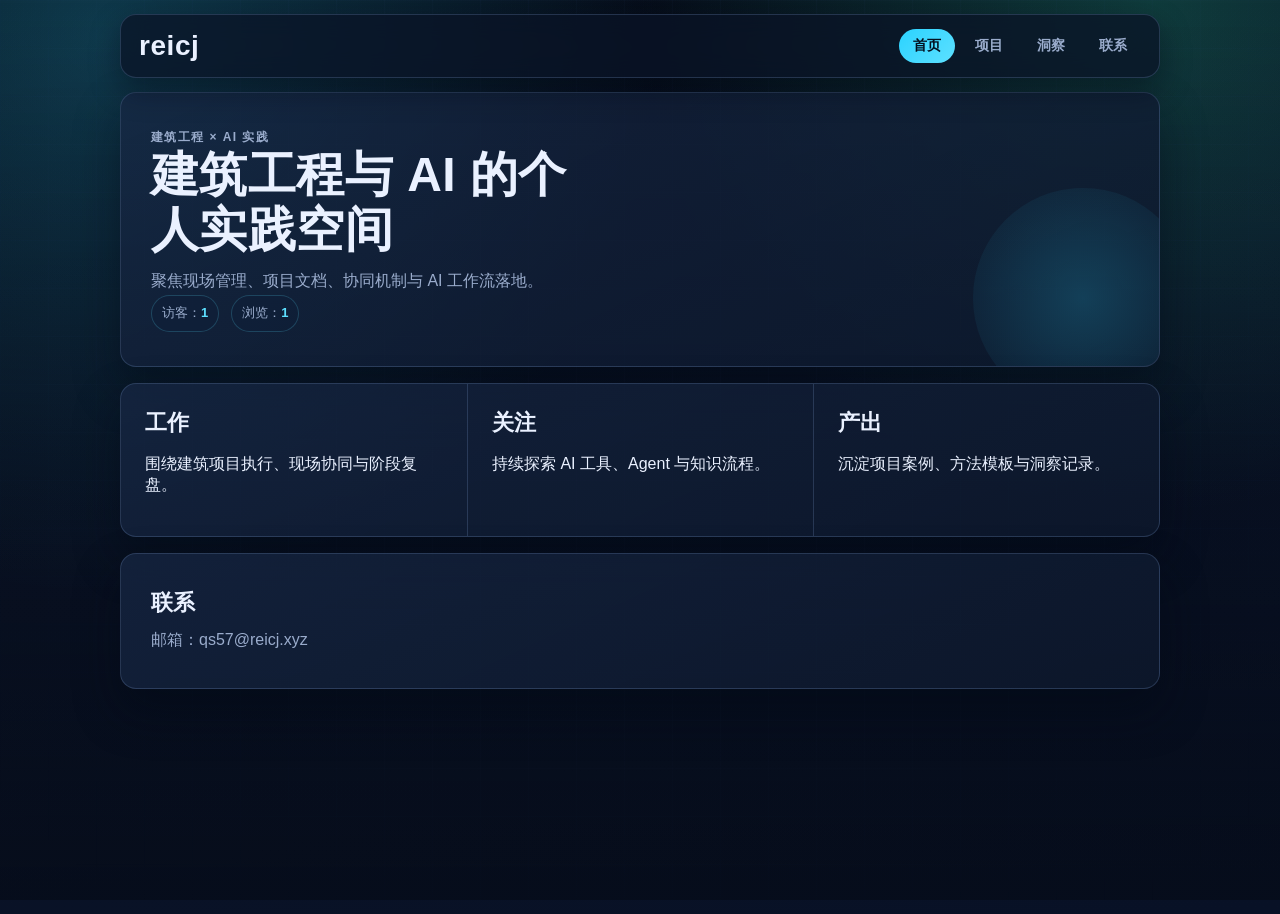
<file: public/index.html>
<!doctype html>
<html lang="zh-CN">
  <head>
    <meta charset="utf-8">
    <meta name="viewport" content="width=device-width, initial-scale=1">
    <meta name="description" content="reicj 个人空间：建筑工程与 AI 实践。">
    <title>首页 | reicj</title>
    <link rel="stylesheet" href="./styles.css">
  </head>
  <body data-page="home">
    <header class="site-header">
      <a class="brand" id="site-name" href="./index.html">reicj</a>
      <nav class="nav">
        <a class="current" href="./index.html">首页</a>
        <a href="./projects.html">项目</a>
        <a href="./insights.html">洞察</a>
        <a href="#contact">联系</a>
      </nav>
    </header>

    <main>
      <section class="hero">
        <p class="tag" id="home-tag">建筑工程 × AI</p>
        <h1 id="home-title">建筑工程与 AI 的个人实践空间</h1>
        <p id="home-summary">聚焦现场管理、项目文档、协同机制与 AI 工作流落地。</p>
        <p class="visitor-counter">
          <span id="busuanzi_container_site_uv">访客：<strong id="busuanzi_value_site_uv">-</strong></span>
          <span id="busuanzi_container_site_pv">浏览：<strong id="busuanzi_value_site_pv">-</strong></span>
        </p>
      </section>

      <section class="overview" id="home-overview"></section>

      <section class="contact" id="contact">
        <h2>联系</h2>
        <p>邮箱：<span id="contact-email">qs57@reicj.xyz</span></p>
      </section>
    </main>
    <script type="module" src="./render.js"></script>
  </body>
</html>
</file>
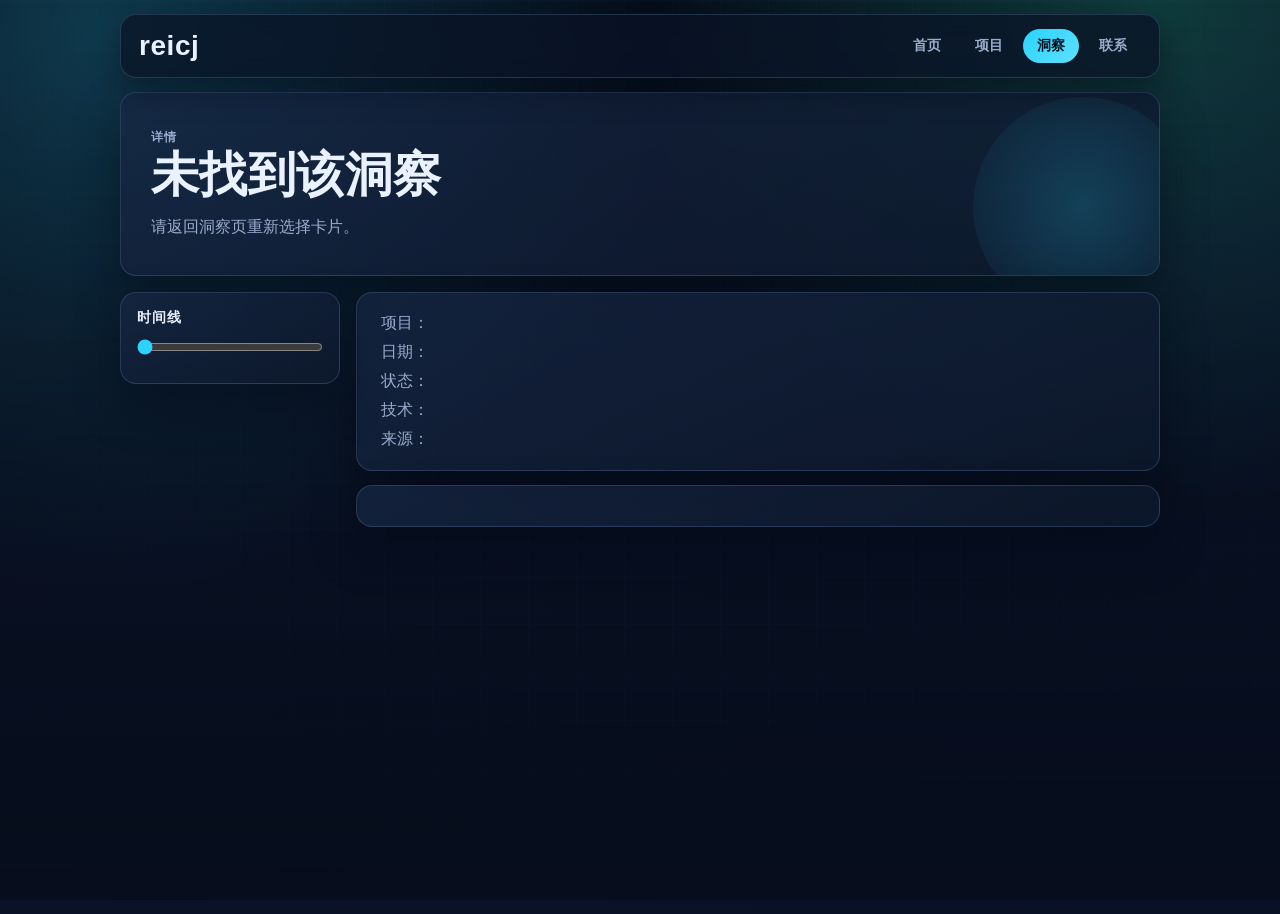
<file: public/insight.html>
<!doctype html>
<html lang="zh-CN">
  <head>
    <meta charset="utf-8">
    <meta name="viewport" content="width=device-width, initial-scale=1">
    <meta name="description" content="reicj 洞察详情页。">
    <title>洞察详情 | reicj</title>
    <link rel="stylesheet" href="./styles.css">
  </head>
  <body data-page="insight-detail">
    <header class="site-header">
      <a class="brand" id="site-name" href="./index.html">reicj</a>
      <nav class="nav">
        <a href="./index.html">首页</a>
        <a href="./projects.html">项目</a>
        <a class="current" href="./insights.html">洞察</a>
        <a href="./index.html#contact">联系</a>
      </nav>
    </header>

    <main class="sub-main">
      <section class="sub-hero">
        <p class="tag">详情</p>
        <h1 id="insight-detail-title">洞察详情</h1>
        <p id="insight-detail-summary"></p>
      </section>
      <section class="detail-layout">
        <aside class="timeline-panel" aria-label="项目时间线">
          <p class="timeline-title">时间线</p>
          <input class="timeline-slider" id="insight-time-slider" type="range" min="0" max="0" value="0" step="1">
          <div class="timeline-list" id="insight-timeline"></div>
        </aside>

        <article class="detail-main">
          <section class="detail-meta">
            <p>项目：<span id="insight-detail-project"></span></p>
            <p>日期：<span id="insight-detail-date"></span></p>
            <p>状态：<span id="insight-detail-status"></span></p>
            <p>技术：<span id="insight-detail-tech"></span></p>
            <p>来源：<span id="insight-detail-source"></span></p>
          </section>
          <section class="detail-content" id="insight-detail-content"></section>
        </article>
      </section>
    </main>
    <script type="module" src="./render.js"></script>
  </body>
</html>
</file>
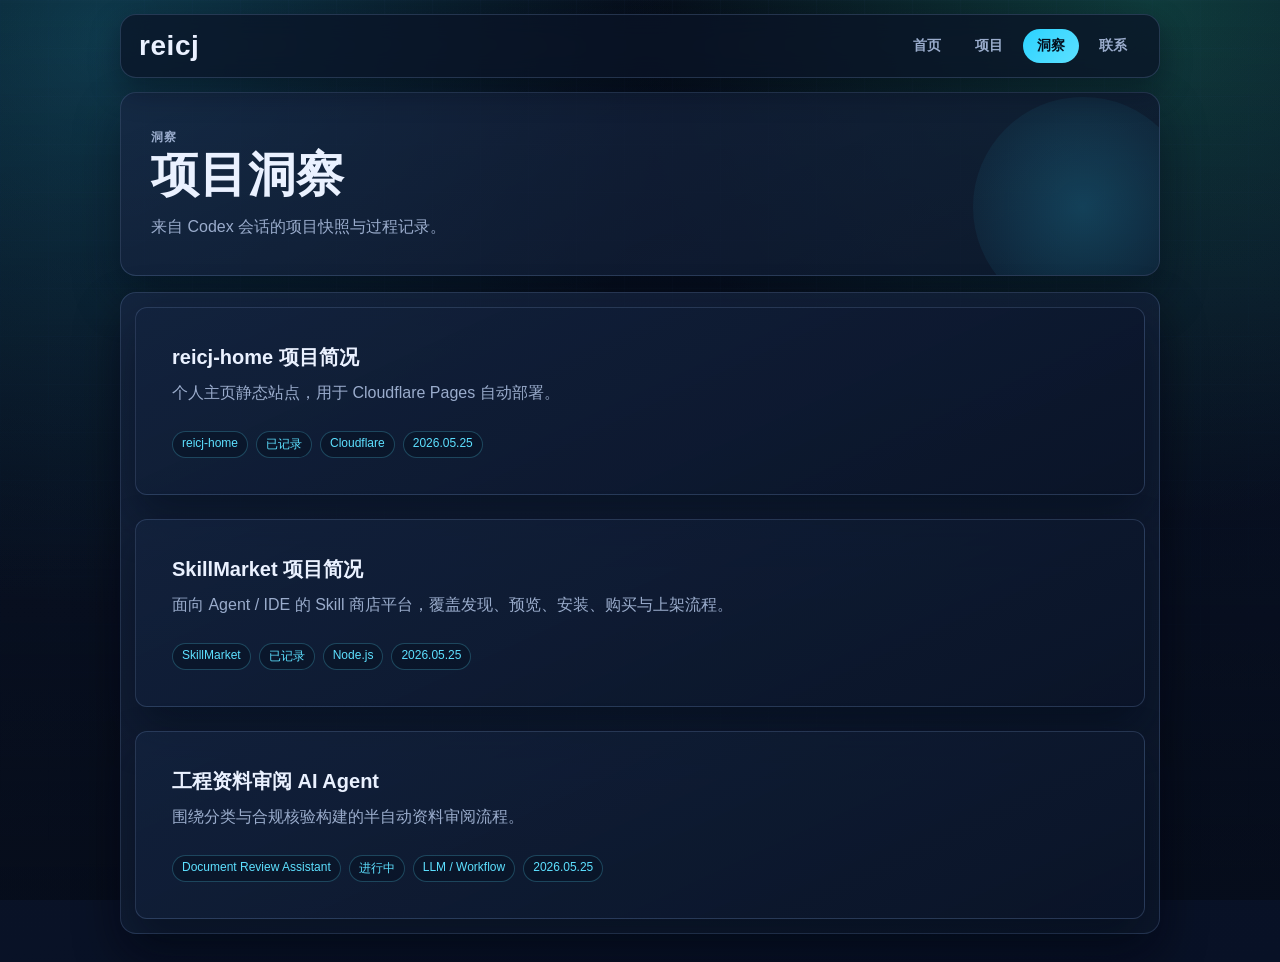
<file: public/insights.html>
<!doctype html>
<html lang="zh-CN">
  <head>
    <meta charset="utf-8">
    <meta name="viewport" content="width=device-width, initial-scale=1">
    <meta name="description" content="reicj 洞察页。">
    <title>洞察 | reicj</title>
    <link rel="stylesheet" href="./styles.css">
  </head>
  <body data-page="insights">
    <header class="site-header">
      <a class="brand" id="site-name" href="./index.html">reicj</a>
      <nav class="nav">
        <a href="./index.html">首页</a>
        <a href="./projects.html">项目</a>
        <a class="current" href="./insights.html">洞察</a>
        <a href="./index.html#contact">联系</a>
      </nav>
    </header>

    <main class="sub-main">
      <section class="sub-hero">
        <p class="tag">洞察</p>
        <h1 id="insights-title">项目洞察</h1>
        <p id="insights-summary">来自 Codex 会话的项目快照与过程记录。</p>
      </section>
      <section class="cards insight-cards" id="insight-list"></section>
    </main>
    <script type="module" src="./render.js"></script>
  </body>
</html>
</file>
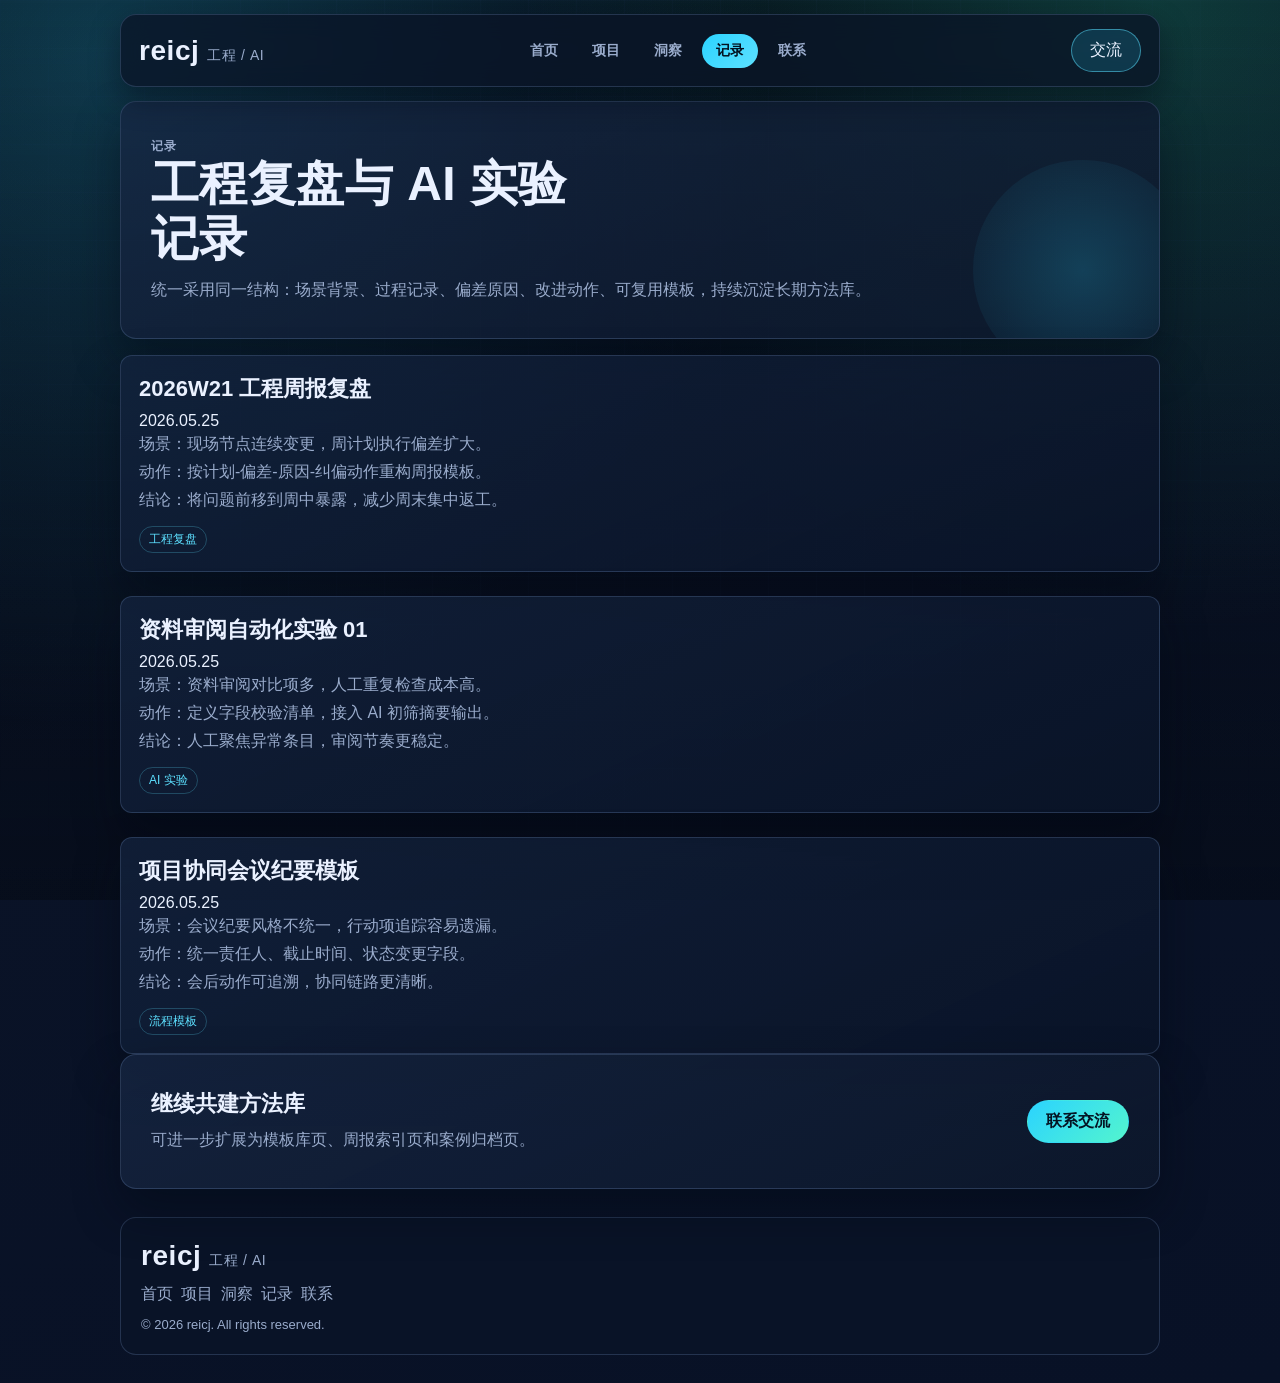
<file: public/notes.html>
<!doctype html>
<html lang="zh-CN">
  <head>
    <meta charset="utf-8">
    <meta name="viewport" content="width=device-width, initial-scale=1">
    <meta name="description" content="reicj 长期记录：建筑工程复盘、AI 实验日志与可复用模板。">
    <title>记录 | reicj 的个人空间</title>
    <link rel="stylesheet" href="./styles.css">
  </head>
  <body>
    <header class="site-header" aria-label="站点导航">
      <a class="brand" href="./index.html">
        <strong>reicj</strong>
        <span>工程 / AI</span>
      </a>
      <nav class="nav" aria-label="主要导航">
        <a href="./index.html">首页</a>
        <a href="./projects.html">项目</a>
        <a href="./insights.html">洞察</a>
        <a class="current" href="./notes.html">记录</a>
        <a href="./index.html#contact">联系</a>
      </nav>
      <a class="header-action" href="mailto:qs57@reicj.xyz">交流</a>
    </header>

    <main class="sub-main">
      <section class="sub-hero">
        <p class="section-tag">记录</p>
        <h1>工程复盘与 AI 实验记录</h1>
        <p>
          统一采用同一结构：场景背景、过程记录、偏差原因、改进动作、可复用模板，持续沉淀长期方法库。
        </p>
      </section>

      <section class="insight-cards">
        <article>
          <h2>2026W21 工程周报复盘</h2>
          <time datetime="2026-05-25">2026.05.25</time>
          <p>场景：现场节点连续变更，周计划执行偏差扩大。</p>
          <p>动作：按计划-偏差-原因-纠偏动作重构周报模板。</p>
          <p>结论：将问题前移到周中暴露，减少周末集中返工。</p>
          <span>工程复盘</span>
        </article>
        <article>
          <h2>资料审阅自动化实验 01</h2>
          <time datetime="2026-05-25">2026.05.25</time>
          <p>场景：资料审阅对比项多，人工重复检查成本高。</p>
          <p>动作：定义字段校验清单，接入 AI 初筛摘要输出。</p>
          <p>结论：人工聚焦异常条目，审阅节奏更稳定。</p>
          <span>AI 实验</span>
        </article>
        <article>
          <h2>项目协同会议纪要模板</h2>
          <time datetime="2026-05-25">2026.05.25</time>
          <p>场景：会议纪要风格不统一，行动项追踪容易遗漏。</p>
          <p>动作：统一责任人、截止时间、状态变更字段。</p>
          <p>结论：会后动作可追溯，协同链路更清晰。</p>
          <span>流程模板</span>
        </article>
      </section>

      <section class="contact-panel" id="contact">
        <div>
          <h2>继续共建方法库</h2>
          <p>可进一步扩展为模板库页、周报索引页和案例归档页。</p>
        </div>
        <a class="button dark" href="mailto:qs57@reicj.xyz">联系交流</a>
      </section>
    </main>

    <footer class="site-footer">
      <a class="brand" href="./index.html">
        <strong>reicj</strong>
        <span>工程 / AI</span>
      </a>
      <nav aria-label="页脚导航">
        <a href="./index.html">首页</a>
        <a href="./projects.html">项目</a>
        <a href="./insights.html">洞察</a>
        <a href="./notes.html">记录</a>
        <a href="./index.html#contact">联系</a>
      </nav>
      <p>© 2026 reicj. All rights reserved.</p>
    </footer>
  </body>
</html>
</file>
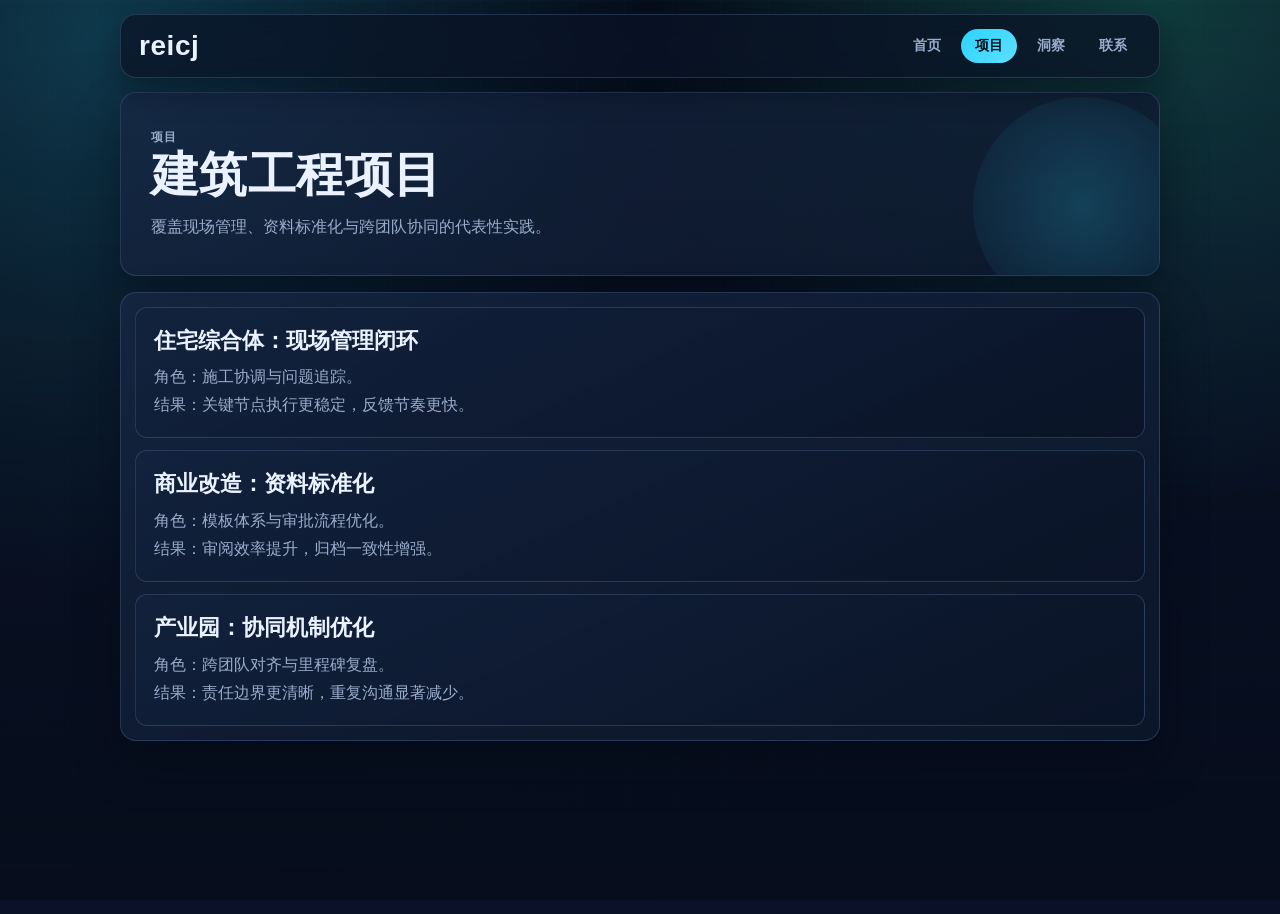
<file: public/projects.html>
<!doctype html>
<html lang="zh-CN">
  <head>
    <meta charset="utf-8">
    <meta name="viewport" content="width=device-width, initial-scale=1">
    <meta name="description" content="reicj 项目页。">
    <title>项目 | reicj</title>
    <link rel="stylesheet" href="./styles.css">
  </head>
  <body data-page="projects">
    <header class="site-header">
      <a class="brand" id="site-name" href="./index.html">reicj</a>
      <nav class="nav">
        <a href="./index.html">首页</a>
        <a class="current" href="./projects.html">项目</a>
        <a href="./insights.html">洞察</a>
        <a href="./index.html#contact">联系</a>
      </nav>
    </header>

    <main class="sub-main">
      <section class="sub-hero">
        <p class="tag">项目</p>
        <h1 id="projects-title">建筑工程项目</h1>
        <p id="projects-summary">现场管理、资料标准化与协同机制的代表性实践。</p>
      </section>
      <section class="cards" id="project-cards"></section>
    </main>
    <script type="module" src="./render.js"></script>
  </body>
</html>
</file>
<file: public/styles.css>
:root {
  --bg: #070d1a;
  --bg-elevated: #0d172c;
  --surface: rgba(14, 26, 47, 0.82);
  --surface-strong: #132543;
  --ink: #eaf1ff;
  --muted: #9aaccc;
  --line: rgba(109, 136, 184, 0.28);
  --accent: #2bd3ff;
  --accent-strong: #5de0ff;
  --ok: #31f1b7;
  --shadow: 0 22px 46px rgba(1, 8, 20, 0.45);
  --radius-lg: 16px;
  --radius-md: 12px;
  font-family: "Avenir Next", "HarmonyOS Sans SC", "PingFang SC", "Microsoft YaHei", sans-serif;
}

* {
  box-sizing: border-box;
}

body {
  position: relative;
  margin: 0;
  min-height: 100vh;
  color: var(--ink);
  background:
    radial-gradient(circle at 8% 4%, rgba(47, 211, 255, 0.24) 0%, rgba(47, 211, 255, 0) 38%),
    radial-gradient(circle at 90% 0%, rgba(49, 241, 183, 0.2) 0%, rgba(49, 241, 183, 0) 35%),
    linear-gradient(165deg, #050a14 0%, #0a1327 46%, #081126 100%);
}

body::before,
body::after {
  content: "";
  position: fixed;
  inset: 0;
  pointer-events: none;
}

body::before {
  opacity: 0.24;
  background:
    linear-gradient(rgba(67, 101, 165, 0.2) 1px, transparent 1px),
    linear-gradient(90deg, rgba(67, 101, 165, 0.2) 1px, transparent 1px);
  background-size: 48px 48px;
  mask-image: radial-gradient(circle at 50% 24%, #000 48%, transparent 96%);
}

body::after {
  background: linear-gradient(180deg, rgba(5, 10, 20, 0) 0%, rgba(5, 10, 20, 0.58) 100%);
}

a {
  color: inherit;
  text-decoration: none;
}

.site-header {
  position: sticky;
  top: 0;
  z-index: 10;
  display: flex;
  align-items: center;
  justify-content: space-between;
  width: min(100% - 32px, 1040px);
  margin: 14px auto;
  padding: 14px 18px;
  border: 1px solid var(--line);
  border-radius: var(--radius-lg);
  background: rgba(10, 20, 39, 0.74);
  box-shadow: 0 12px 30px rgba(2, 8, 20, 0.42);
  backdrop-filter: blur(12px);
}

.brand {
  display: inline-flex;
  align-items: baseline;
  gap: 8px;
  font-size: 28px;
  font-weight: 800;
  letter-spacing: 0.02em;
}

.brand span {
  color: var(--muted);
  font-size: 14px;
  font-weight: 500;
}

.nav {
  display: flex;
  gap: 6px;
  font-size: 14px;
  font-weight: 600;
}

.nav a {
  position: relative;
  border-radius: 999px;
  padding: 8px 14px;
  color: var(--muted);
  transition: color 200ms ease, background-color 200ms ease;
}

.nav a:hover {
  color: var(--ink);
  background: rgba(43, 211, 255, 0.12);
}

.nav a.current {
  color: #03101f;
  background: linear-gradient(135deg, var(--accent), var(--accent-strong));
}

.header-action,
.button {
  display: inline-flex;
  align-items: center;
  justify-content: center;
  border-radius: 999px;
  border: 1px solid rgba(93, 224, 255, 0.5);
  padding: 10px 18px;
  color: var(--ink);
  background: rgba(43, 211, 255, 0.16);
  transition: transform 180ms ease, box-shadow 180ms ease, background-color 180ms ease;
}

.header-action:hover,
.button:hover {
  transform: translateY(-1px);
  box-shadow: 0 12px 20px rgba(19, 62, 112, 0.32);
  background: rgba(43, 211, 255, 0.24);
}

.button.dark {
  color: #041423;
  border-color: transparent;
  background: linear-gradient(135deg, var(--accent), #53f5ce);
  font-weight: 700;
}

main {
  position: relative;
  z-index: 1;
  width: min(100% - 32px, 1040px);
  margin: 0 auto 28px;
}

.hero,
.sub-hero,
.overview,
.contact,
.cards,
.list,
.detail-meta,
.detail-content,
.timeline-panel,
.contact-panel,
.insight-cards article {
  border: 1px solid var(--line);
  border-radius: var(--radius-lg);
  background:
    linear-gradient(155deg, rgba(23, 39, 68, 0.75), rgba(13, 24, 44, 0.84));
  box-shadow: var(--shadow);
}

.hero,
.sub-hero,
.contact,
.contact-panel {
  position: relative;
  padding: 34px 30px;
  margin-bottom: 16px;
  overflow: hidden;
}

.hero::after,
.sub-hero::after {
  content: "";
  position: absolute;
  right: -34px;
  bottom: -42px;
  width: 220px;
  height: 220px;
  border-radius: 50%;
  background: radial-gradient(circle, rgba(43, 211, 255, 0.2), rgba(43, 211, 255, 0));
}

.hero h1,
.sub-hero h1 {
  margin: 0 0 10px;
  max-width: 16ch;
  font-size: clamp(32px, 5vw, 48px);
  line-height: 1.14;
  letter-spacing: 0.01em;
}

.hero p,
.sub-hero p,
.contact p,
.cards p,
.list time,
.insight-cards p,
.contact-panel p {
  margin: 0;
  color: var(--muted);
  line-height: 1.75;
}

.visitor-counter {
  margin-top: 14px;
  display: flex;
  flex-wrap: wrap;
  gap: 12px;
  font-size: 13px;
}

.visitor-counter span {
  border: 1px solid rgba(93, 224, 255, 0.2);
  border-radius: 999px;
  padding: 6px 10px;
  background: rgba(15, 31, 57, 0.5);
}

.visitor-counter strong {
  color: var(--accent-strong);
}

.tag,
.section-tag {
  margin: 0 0 12px;
  color: var(--accent-strong);
  font-size: 12px;
  font-weight: 700;
  letter-spacing: 0.12em;
  text-transform: uppercase;
}

.overview {
  display: grid;
  grid-template-columns: repeat(3, minmax(0, 1fr));
  gap: 0;
  margin-bottom: 16px;
}

.overview article {
  position: relative;
  padding: 24px;
}

.overview article + article {
  border-left: 1px solid var(--line);
}

.overview h2,
.contact h2,
.cards h2,
.list h2,
.contact-panel h2,
.insight-cards h2 {
  margin: 0 0 8px;
  font-size: 22px;
  line-height: 1.35;
}

.cards,
.insight-cards {
  display: grid;
  gap: 12px;
}

.cards {
  padding: 14px;
}

.cards article,
.insight-cards article {
  position: relative;
  overflow: hidden;
  padding: 18px;
  border: 1px solid var(--line);
  border-radius: var(--radius-md);
  background: linear-gradient(155deg, rgba(19, 35, 62, 0.78), rgba(10, 20, 40, 0.92));
  transition: transform 200ms ease, border-color 200ms ease;
}

.cards article:hover,
.insight-cards article:hover {
  transform: translateY(-2px);
  border-color: rgba(93, 224, 255, 0.6);
}

.insight-cards article {
  margin-bottom: 12px;
}

.insight-cards article:last-child {
  margin-bottom: 0;
}

.insight-cards article span {
  display: inline-flex;
  margin-top: 12px;
  border: 1px solid rgba(93, 224, 255, 0.24);
  border-radius: 999px;
  padding: 4px 9px;
  color: var(--accent-strong);
  font-size: 12px;
}

.insight-card a {
  display: block;
  padding: 18px;
}

.insight-card h2 {
  margin: 0 0 8px;
  font-size: 20px;
}

.insight-card p {
  margin: 0;
}

.insight-meta {
  display: flex;
  flex-wrap: wrap;
  gap: 8px;
  margin-top: 12px;
  color: var(--muted);
  font-size: 13px;
}

.insight-meta span {
  border: 1px solid rgba(108, 132, 182, 0.4);
  border-radius: 999px;
  padding: 4px 8px;
  background: rgba(7, 19, 38, 0.6);
}

.detail-layout {
  display: grid;
  grid-template-columns: 220px minmax(0, 1fr);
  gap: 16px;
  align-items: start;
}

.timeline-panel {
  position: sticky;
  top: 88px;
  padding: 16px;
}

.timeline-title {
  margin: 0 0 12px;
  color: var(--ink);
  font-size: 14px;
  font-weight: 700;
  text-transform: uppercase;
  letter-spacing: 0.08em;
}

.timeline-slider {
  width: 100%;
  margin: 0 0 12px;
  accent-color: var(--accent);
}

.timeline-list {
  display: grid;
  gap: 8px;
}

.timeline-list button {
  width: 100%;
  border: 1px solid rgba(109, 136, 184, 0.4);
  border-radius: 10px;
  background: rgba(8, 21, 42, 0.72);
  color: var(--ink);
  cursor: pointer;
  padding: 10px;
  text-align: left;
  transition: border-color 180ms ease, background-color 180ms ease;
}

.timeline-list button:hover {
  border-color: rgba(93, 224, 255, 0.56);
  background: rgba(13, 32, 61, 0.9);
}

.timeline-list button.current {
  border-color: var(--accent);
  box-shadow: inset 3px 0 0 var(--accent);
}

.timeline-list span,
.timeline-list small {
  display: block;
}

.timeline-list span {
  font-weight: 700;
}

.timeline-list small {
  margin-top: 3px;
  color: var(--muted);
}

.detail-main {
  min-width: 0;
}

.detail-meta,
.detail-content {
  padding: 20px 24px;
  margin-bottom: 14px;
}

.detail-meta p {
  margin: 0 0 8px;
  color: var(--muted);
}

.detail-meta p:last-child {
  margin-bottom: 0;
}

.detail-content p {
  margin: 0 0 12px;
  color: var(--muted);
  line-height: 1.85;
}

.detail-content p:last-child {
  margin-bottom: 0;
}

.list {
  padding: 8px 18px;
}

.list article {
  display: flex;
  align-items: baseline;
  justify-content: space-between;
  gap: 14px;
  padding: 14px 0;
  border-bottom: 1px solid var(--line);
}

.list article:last-child {
  border-bottom: 0;
}

.list h2 {
  margin: 0;
  font-size: 18px;
}

.contact-panel {
  display: flex;
  align-items: center;
  justify-content: space-between;
  gap: 16px;
}

.site-footer {
  width: min(100% - 32px, 1040px);
  margin: 20px auto 28px;
  padding: 22px 20px;
  border: 1px solid var(--line);
  border-radius: var(--radius-lg);
  background: rgba(10, 21, 40, 0.7);
}

.site-footer nav {
  display: flex;
  flex-wrap: wrap;
  gap: 8px;
  margin: 12px 0;
}

.site-footer nav a {
  color: var(--muted);
}

.site-footer p {
  margin: 0;
  color: var(--muted);
  font-size: 13px;
}

main > section {
  animation: rise-in 520ms ease both;
}

main > section:nth-of-type(2) {
  animation-delay: 70ms;
}

main > section:nth-of-type(3) {
  animation-delay: 130ms;
}

@keyframes rise-in {
  from {
    opacity: 0;
    transform: translateY(8px);
  }

  to {
    opacity: 1;
    transform: translateY(0);
  }
}

@media (max-width: 900px) {
  .site-header {
    padding: 12px 14px;
  }

  .brand {
    font-size: 24px;
  }

  .nav {
    gap: 2px;
  }

  .hero,
  .sub-hero,
  .contact,
  .contact-panel {
    padding: 26px 22px;
  }

  .detail-layout {
    grid-template-columns: 1fr;
  }

  .timeline-panel {
    position: static;
  }
}

@media (max-width: 780px) {
  .site-header {
    flex-direction: column;
    align-items: flex-start;
    gap: 10px;
  }

  .nav {
    flex-wrap: wrap;
  }

  .overview {
    grid-template-columns: 1fr;
  }

  .overview article + article {
    border-top: 1px solid var(--line);
    border-left: 0;
  }

  .list article {
    flex-direction: column;
    align-items: flex-start;
    gap: 4px;
  }

  .contact-panel {
    flex-direction: column;
    align-items: flex-start;
  }
}

@media (prefers-reduced-motion: reduce) {
  * {
    animation: none !important;
    transition: none !important;
  }
}
</file>
